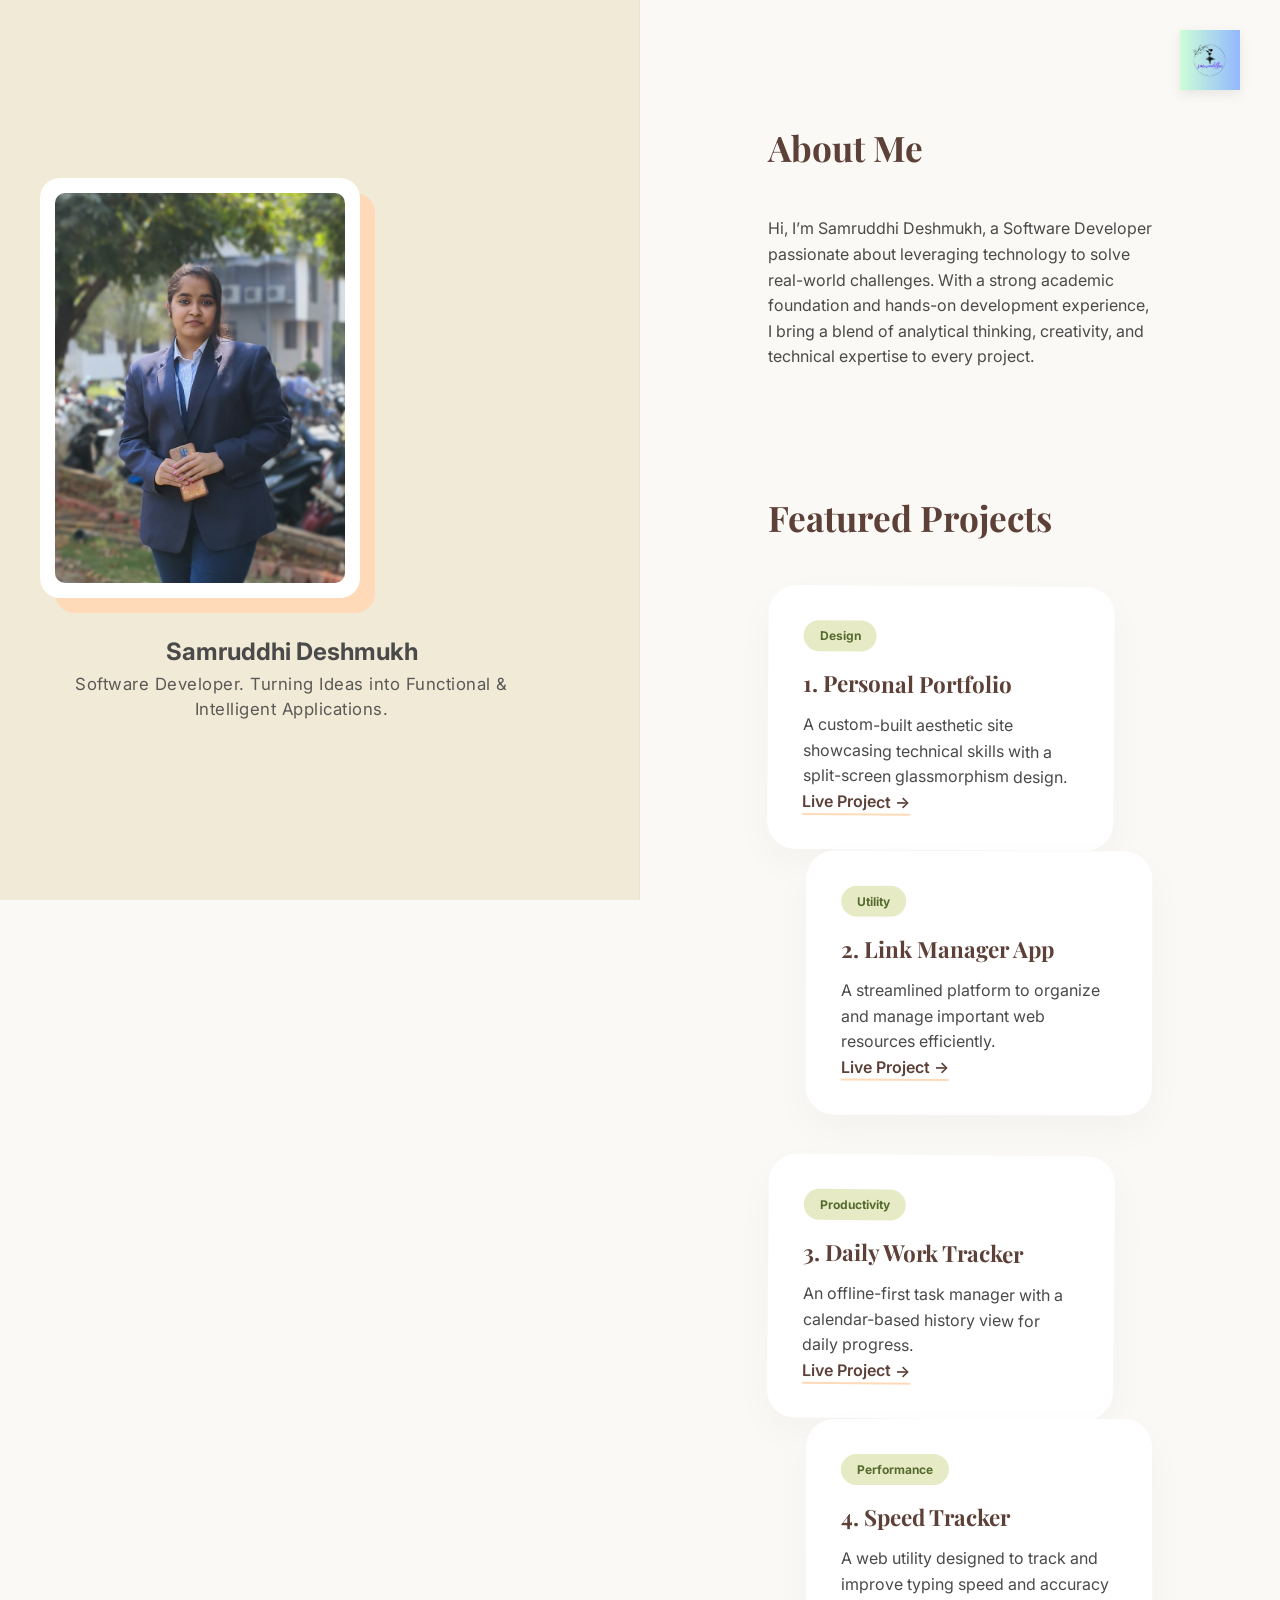
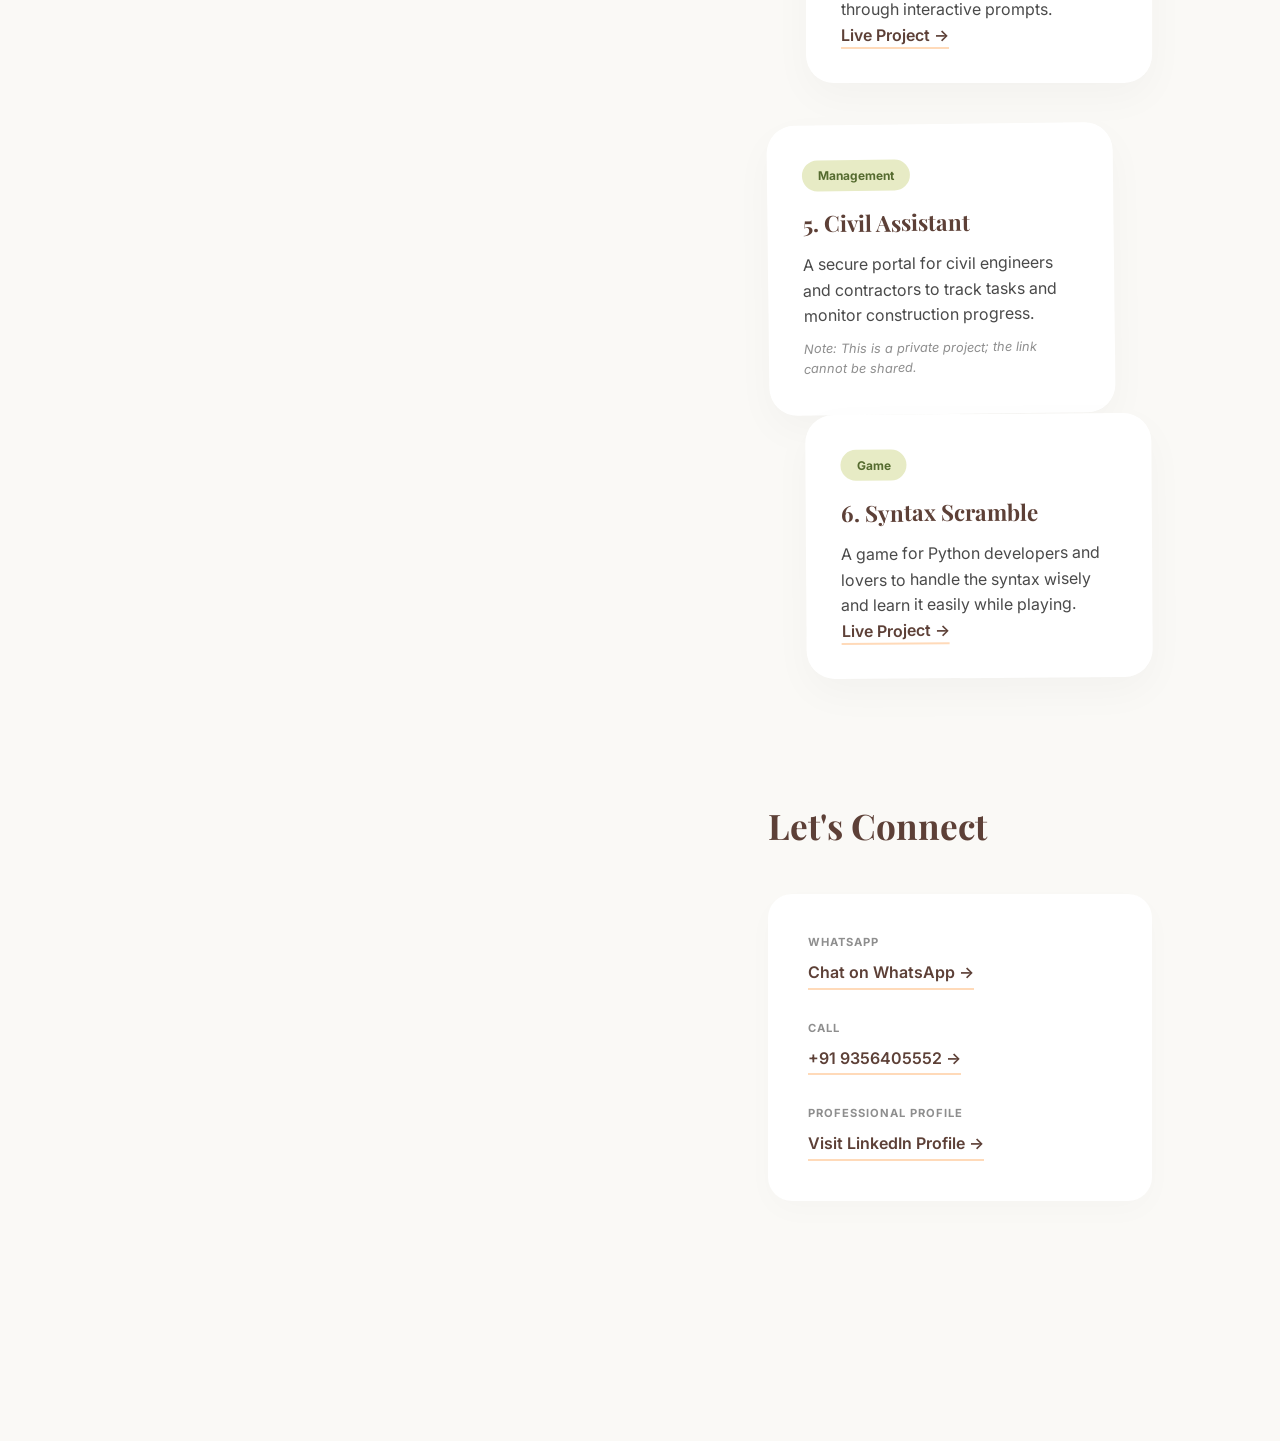
<file: index.html>
<!DOCTYPE html>
<html lang="en">
<head>
    <meta charset="UTF-8">
    <meta name="viewport" content="width=device-width, initial-scale=1.0">

    <!-- ALLOW SEARCH ENGINES: Removed 'noindex' so Google can show your updated title -->
    <meta name="robots" content="index, follow">

    <!-- CLEAN TITLE: This replaces 'Samruddhi Deshmukh | Portfolio' in search results -->
    <title>Samruddhi Deshmukh</title>

    <meta name="description" content="Software Developer specializing in web development and intelligent applications.">
    <meta name="keywords" content="Samruddhi Deshmukh, Software Developer, AI Engineer, MCA Fresher, Portfolio, Pune Developer">

    <!-- Open Graph for professional social media sharing -->
    <meta property="og:title" content="Samruddhi Deshmukh">
    <meta property="og:description" content="Software Developer Portfolio">
    <meta property="og:image" content="assets/profile.jpg">
    <meta property="og:type" content="website">
    <meta property="og:url" content="https://samruddhi1301.github.io/portfolio/">

    <link rel="icon" href="assets/logo.png">
    <link href="https://fonts.googleapis.com/css2?family=Inter:wght@300;400;600&family=Playfair+Display:wght@600&display=swap" rel="stylesheet">
    <link rel="stylesheet" href="style.css">

    <script type="application/ld+json">
    {
      "@context": "https://schema.org",
      "@type": "Person",
      "name": "Samruddhi Deshmukh",
      "url": "https://samruddhi1301.github.io/portfolio/",
      "image": "https://samruddhi1301.github.io/portfolio/assets/profile.jpg",
      "sameAs": [
        "https://github.com/samruddhi1301",
        "https://www.linkedin.com/in/samruddhi-deshmukh-898473277/"
      ],
      "jobTitle": "Software Developer"
    }
    </script>
</head>

<body>
    <!-- Hidden H1 for SEO without affecting your soft/pastel design -->
    <h1 style="position:absolute; left:-9999px;">
        Samruddhi Deshmukh - Software Developer
    </h1>

    <nav class="navbar">
        <img src="assets/logo.png" alt="Samruddhi Deshmukh Logo" class="logo-img">
    </nav>

    <main class="split-container">
        <section class="left-pane">
            <div class="sticky-wrapper">
                <div class="image-frame">
                    <img src="assets/profile.jpg" alt="Samruddhi Deshmukh Profile Photo" class="profile-img">
                </div>
                <div class="intro-content">
                    <h2>Samruddhi Deshmukh</h2>
                    <p class="subtitle">
                        Software Developer. Turning Ideas into Functional & Intelligent Applications.
                    </p>
                </div>
            </div>
        </section>

        <section class="right-pane">
            <div class="scroll-content">
                
                <article class="section-block">
                    <h2 class="section-title">About Me</h2>
                    <p class="about-text">
                        Hi, I’m Samruddhi Deshmukh, a Software Developer passionate about leveraging technology to solve real-world challenges. 
                        With a strong academic foundation and hands-on development experience, I bring a blend of analytical thinking, creativity, and technical expertise to every project.
                    </p>
                </article>

                <article class="section-block">
                    <h2 class="section-title">Featured Projects</h2>
                    <div class="projects-stack">
                        
                        <div class="floating-card">
                            <span class="tag">Design</span>
                            <h3>1. Personal Portfolio</h3>
                            <p>A custom-built aesthetic site showcasing technical skills with a split-screen glassmorphism design.</p>
                            <a href="https://samruddhi1301.github.io/portfolio/" class="contact-link">Live Project →</a>
                        </div>

                        <div class="floating-card">
                            <span class="tag">Utility</span>
                            <h3>2. Link Manager App</h3>
                            <p>A streamlined platform to organize and manage important web resources efficiently.</p>
                            <a href="https://samruddhi1301.github.io/link-manager-app/" target="_blank" class="contact-link">Live Project →</a>
                        </div>

                        <div class="floating-card">
                            <span class="tag">Productivity</span>
                            <h3>3. Daily Work Tracker</h3>
                            <p>An offline-first task manager with a calendar-based history view for daily progress.</p>
                            <a href="https://samruddhi1301.github.io/daily-work-tracker/" target="_blank" class="contact-link">Live Project →</a>
                        </div>

                        <div class="floating-card">
                            <span class="tag">Performance</span>
                            <h3>4. Speed Tracker</h3>
                            <p>A web utility designed to track and improve typing speed and accuracy through interactive prompts.</p>
                            <a href="https://speed-tracker-34vs.onrender.com/" target="_blank" class="contact-link">Live Project →</a>
                        </div>

                        <div class="floating-card">
                            <span class="tag">Management</span>
                            <h3>5. Civil Assistant</h3>
                            <p>A secure portal for civil engineers and contractors to track tasks and monitor construction progress.</p>
                            <p style="font-size: 0.8rem; color: var(--text-muted); margin-top: 10px; font-style: italic;">
                                Note: This is a private project; the link cannot be shared.
                            </p>
                        </div>

                        <div class="floating-card">
                            <span class="tag">Game</span>
                            <h3>6. Syntax Scramble</h3>
                            <p>A game for Python developers and lovers to handle the syntax wisely and learn it easily while playing.</p>
                            <a href="https://syntax-scramble-cig2.onrender.com/" target="_blank" class="contact-link">Live Project →</a>
                        </div>

                    </div>
                </article>

                <article class="section-block contact-section">
                    <h2 class="section-title">Let's Connect</h2>
                    
                    <div class="contact-info-grid">
                        <div class="info-item">
                            <span class="info-label">WhatsApp</span>
                            <a href="https://wa.me/919356405552" target="_blank" class="contact-link">
                                Chat on WhatsApp →
                            </a>
                        </div>

                        <div class="info-item">
                            <span class="info-label">Call</span>
                            <a href="tel:+919356405552" class="contact-link">
                                +91 9356405552 →
                            </a>
                        </div>

                        <div class="info-item">
                            <span class="info-label">Professional Profile</span>
                            <a href="https://www.linkedin.com/in/samruddhi-deshmukh-898473277" target="_blank" class="contact-link">
                                Visit LinkedIn Profile →
                            </a>
                        </div>
                    </div>
                </article>
            </div>
        </section>
    </main>

    <script src="script.js"></script>
</body>
</html>
</file>
<file: style.css>
/* --- 1. CONFIGURATION & LOFI PALETTE --- */
:root {
    --bg-light: #FAF9F6;      /* Lofi Off-White */
    --left-pane-bg: #F0EAD6;  /* Soft Eggshell */
    --accent-peach: #FFDAB9;  /* Muted Peach */
    --accent-sage: #E7EBC5;   /* Soft Sage */
    --text-dark: #4A4A4A;     /* Soft Charcoal */
    --text-muted: #8E8E8E;    /* Dusty Gray */
    --white: #ffffff;
    --brown-lofi: #5D4037;    /* Coffee Brown for Titles */
}

/* --- 2. GLOBAL RESET & BASE STYLES --- */
* { 
    margin: 0; 
    padding: 0; 
    box-sizing: border-box; 
}

body {
    font-family: 'Inter', sans-serif;
    background-color: var(--bg-light);
    color: var(--text-dark);
    line-height: 1.6;
    overflow-x: hidden;
}

/* Subtle Paper Texture Overlay */
body::before {
    content: "";
    position: fixed;
    top: 0; left: 0;
    width: 100%; height: 100%;
    opacity: 0.04;
    pointer-events: none;
    background-image: url('https://www.transparenttextures.com/patterns/p6.png'); 
    z-index: 9999;
}

/* Custom Scrollbar */
::-webkit-scrollbar { width: 8px; }
::-webkit-scrollbar-track { background: var(--bg-light); }
::-webkit-scrollbar-thumb { 
    background: var(--accent-peach); 
    border-radius: 10px; 
}

/* --- 3. NAVIGATION & LOGO --- */
.navbar {
    position: fixed;
    top: 30px;
    right: 40px;
    z-index: 1000;
}

.logo-img { 
    height: 60px; 
    width: auto; 
    filter: drop-shadow(0 4px 6px rgba(0,0,0,0.08));
    transition: transform 0.3s ease;
}

.logo-img:hover { transform: scale(1.05); }

/* --- 4. SPLIT LAYOUT ENGINE --- */
.split-container { display: flex; }

.left-pane {
    width: 50%;
    height: 100vh;
    background-color: var(--left-pane-bg);
    position: sticky;
    top: 0;
    display: flex;
    flex-direction: column;
    /* FIXED: Centering both directions */
    align-items: center;     
    justify-content: center; 
    border-right: 1px solid rgba(0,0,0,0.03);
    padding: 40px;
}

.right-pane { 
    width: 50%; 
    padding: 120px 10%; 
    background-color: var(--bg-light);
}

/* --- 5. VISUALS & INTRO --- */
.image-frame {
    width: 320px;
    height: 420px;
    background: var(--white);
    padding: 15px;
    border-radius: 20px;
    /* FIXED: Softer shadow for cleaner aesthetic */
    box-shadow: 15px 15px 0px var(--accent-peach); 
    margin-bottom: 35px;
}

.profile-img { 
    width: 100%; 
    height: 100%; 
    object-fit: cover; 
    border-radius: 10px;
    display: block;
}

.intro-content {
    /* FIXED: Centers text alignment under centered image */
    text-align: center;
    max-width: 90%;
}

.intro-content h1 { 
    font-family: 'Playfair Display', serif; 
    font-size: 2.8rem; 
    color: var(--brown-lofi);
    margin-bottom: 15px;
}

.subtitle { 
    color: var(--text-dark); 
    letter-spacing: 0.5px; 
    font-size: 1.05rem; 
    /* FIXED: Removed Uppercase for better flow */
    text-transform: none; 
    line-height: 1.5;
    opacity: 0.9;
}

/* --- 6. FLOATING CARDS STACK --- */
.section-block { margin-bottom: 120px; }

.section-title { 
    font-family: 'Playfair Display', serif; 
    font-size: 2.2rem; 
    margin-bottom: 40px;
    color: var(--brown-lofi);
}

.projects-stack { 
    display: flex; 
    flex-direction: column; 
    gap: 40px; 
}

.floating-card {
    background: var(--white);
    padding: 35px;
    border-radius: 28px;
    box-shadow: 0 15px 40px rgba(0,0,0,0.03);
    opacity: 0; 
    transform: translateY(40px);
    transition: all 0.9s cubic-bezier(0.17, 0.67, 0.83, 0.67);
    position: relative;
    z-index: 1;
}

/* Staggered Zig-Zag Alignment */
.floating-card:nth-child(odd) {
    align-self: flex-start;
    width: 90%;
}

.floating-card:nth-child(even) {
    align-self: flex-end;
    width: 90%;
    margin-top: -40px; 
}

/* Hover & Active States */
.floating-card.active { 
    opacity: 1; 
    transform: translateY(0); 
}

.floating-card:hover {
    z-index: 20;
    box-shadow: 0 20px 50px rgba(0,0,0,0.07);
    transform: scale(1.02) !important; 
}

.tag {
    background: var(--accent-sage);
    color: #556B2F;
    font-size: 0.75rem;
    font-weight: 700;
    padding: 6px 16px;
    border-radius: 50px;
    display: inline-block;
    margin-bottom: 15px;
}

.floating-card h3 {
    font-family: 'Playfair Display', serif;
    font-size: 1.4rem;
    margin-bottom: 10px;
    color: var(--brown-lofi);
}

/* --- 7. CONTACT & INFO --- */
.contact-info-grid {
    background: var(--white);
    padding: 40px;
    border-radius: 24px;
    box-shadow: 0 10px 30px rgba(0,0,0,0.02);
    display: flex;
    flex-direction: column;
    gap: 30px;
}

.info-item { display: flex; flex-direction: column; gap: 8px; }

.info-label { 
    font-size: 0.7rem; 
    text-transform: uppercase; 
    font-weight: 700; 
    color: var(--text-muted); 
    letter-spacing: 1px;
}

.info-value { 
    font-size: 1.15rem; 
    color: var(--text-dark); 
}

.contact-link {
    text-decoration: none;
    color: var(--brown-lofi);
    font-weight: 600;
    border-bottom: 2px solid var(--accent-peach);
    width: fit-content;
    transition: all 0.3s ease;
    padding-bottom: 2px;
}

.contact-link:hover { 
    background: var(--accent-peach); 
    padding: 2px 10px;
    border-radius: 4px;
}

/* --- 8. RESPONSIVE QUERIES --- */
@media (max-width: 1024px) {
    .right-pane { padding: 100px 5%; }
}

@media (max-width: 900px) {
    .split-container { flex-direction: column; }
    .left-pane { 
        width: 100%; 
        height: auto; 
        position: relative; 
        padding: 80px 20px; 
    }
    .right-pane { 
        width: 100%; 
        padding: 60px 20px; 
    }
    .image-frame { width: 280px; height: 360px; }
    .floating-card { width: 100% !important; margin-top: 0 !important; }
}
</file>
